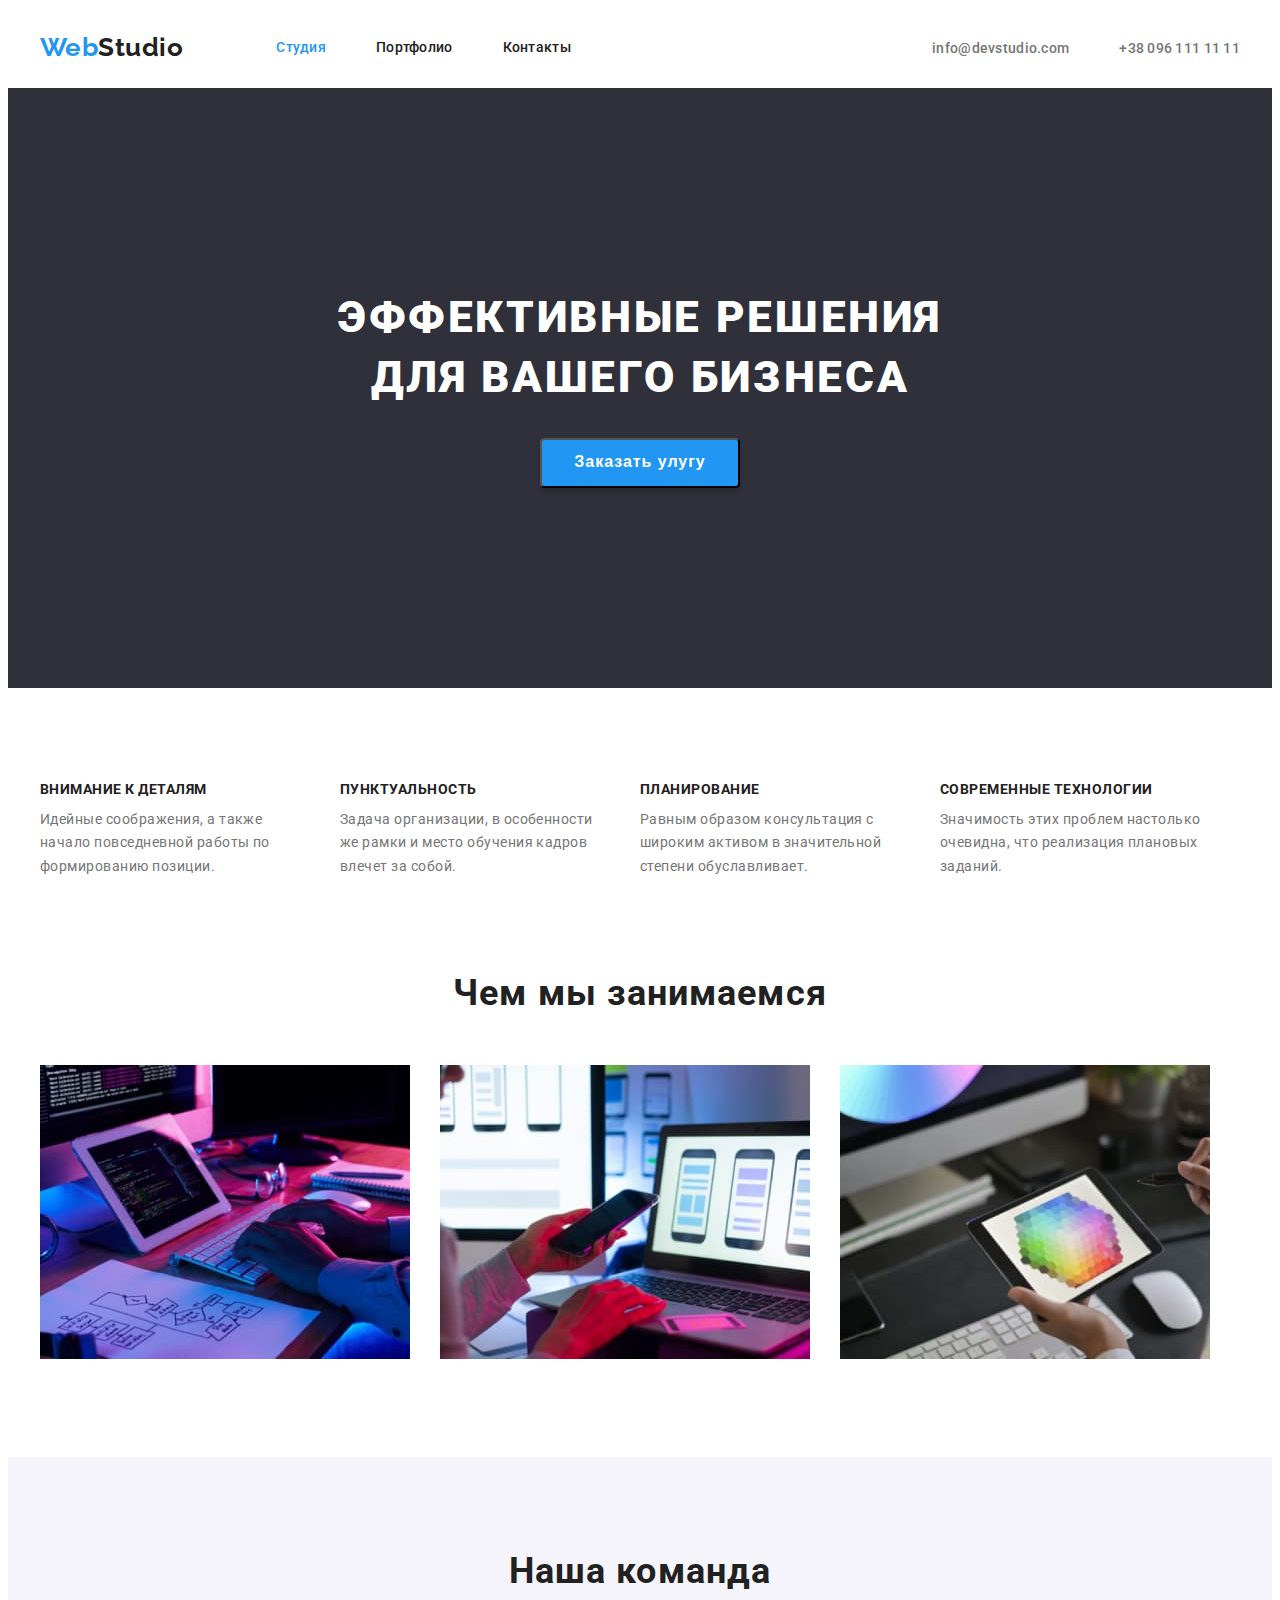
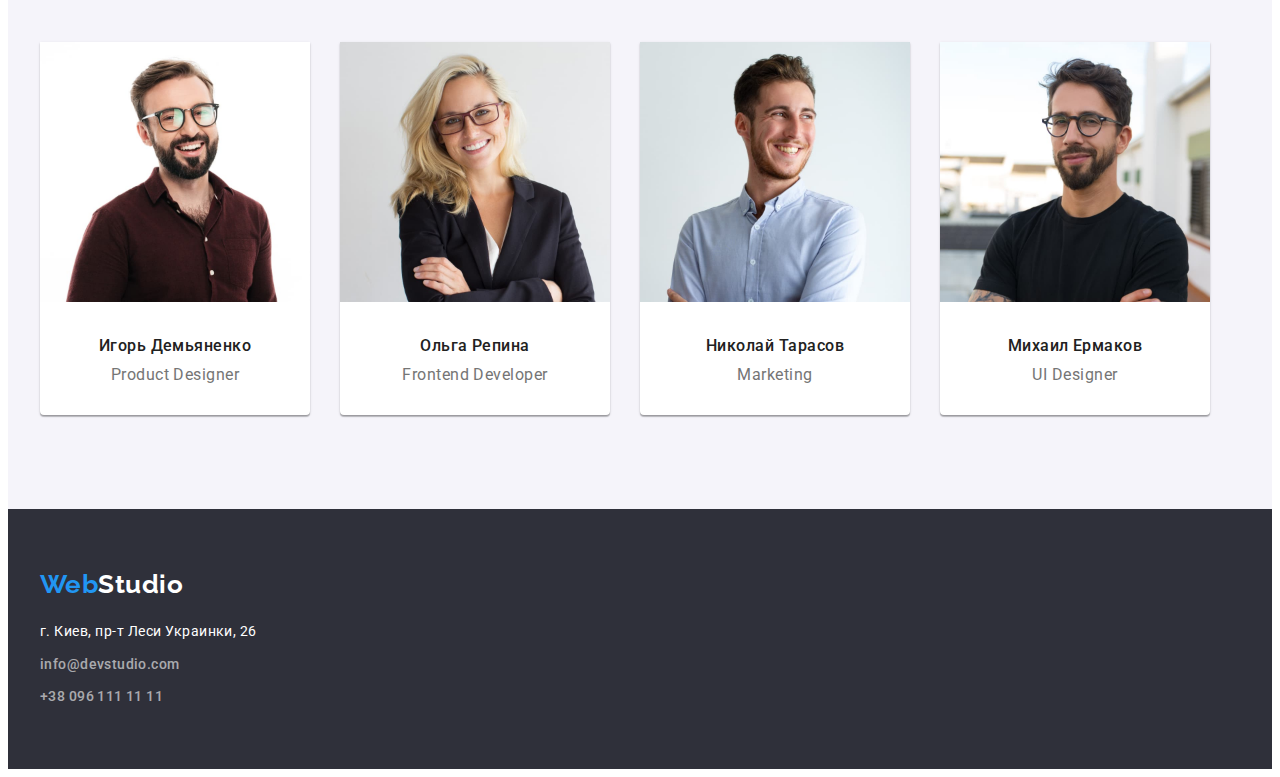
<file: index.html>
<!DOCTYPE html>
<html lang="ru">
<head>
    <meta charset="UTF-8">
    <meta http-equiv="X-UA-Compatible" content="IE=edge">
    <meta name="viewport" content="width=device-width, initial-scale=1.0">
    <link rel="preconnect" href="https://fonts.googleapis.com">
    <link rel="preconnect" href="https://fonts.gstatic.com" crossorigin>
    <link
        href="https://fonts.googleapis.com/css2?family=Montserrat:wght@400;700&family=Raleway:wght@700&family=Roboto:wght@400;500;700;900&display=swap"
        rel="stylesheet">
        <link rel="stylesheet" href="https://cdnjs.cloudflare.com/ajax/libs/modern-normalize/1.1.0/modern-normalize.min.css"
            integrity="sha512-wpPYUAdjBVSE4KJnH1VR1HeZfpl1ub8YT/NKx4PuQ5NmX2tKuGu6U/JRp5y+Y8XG2tV+wKQpNHVUX03MfMFn9Q=="
            crossorigin="anonymous" referrerpolicy="no-referrer" />
    <link rel="stylesheet" href="./css/styles.css">
    <title>index.html</title>
</head>
<body>
    <header>
    <section>
        <div class="container page-header">
    <a class="logo" href="">Web<span class="logo-color-top">Studio</span></a>
    <nav>
         <ul class="site-nav list-style">
            <li class="item"><a href="" class="link accent">Студия</a></li>
            <li class="item"><a href="./portfolio.html" class="link">Портфолио</a></li>
            <li class="item"><a href="" class="link">Контакты</a></li>
         </ul>
    </nav>
        <ul class="contacts-style list-style">
            <li class="item"><a href="mailto:info@devstudio.com" class="contacts accent">info@devstudio.com</a></li>
            <li class="item"><a href="tel:+380961111111" class="contacts accent">+38 096 111 11 11</a></li>  
        </ul>
        </div>
        </section>
    </header>
    <main>
        <section class="hero">
            <div class="container">
            <h1 class="main-header"> Эффективные решения для вашего бизнеса</h1>
            <button type="button" class="main-button">Заказать улугу</button>
            </div>
        </section>
        <!--Особенности-->
        <section class="features">
            <div class="container">
            <ul class="list-style">
                <li class="item">
                    <h3 class="tittle">Внимание к деталям</h3>
                    <p class="text">Идейные соображения, а также начало повседневной работы по формированию позиции.</p>
              </li>
                <li class="item">
                    <h3 class="tittle">Пунктуальность</h3>
                    <p class="text">Задача организации, в особенности же рамки и место обучения кадров влечет за собой.</p>
                </li>
                <li class="item">
                    <h3 class="tittle">Планирование</h3>
                    <p class="text">Равным образом консультация с широким активом в значительной степени обуславливает.</p>
                </li>
                <li class="item">
                    <h3 class="tittle">Современные технологии</h3>
                    <p class="text">Значимость этих проблем настолько очевидна, что реализация плановых заданий.</p>
                </li>
            </ul>  
        </div>
        </section>
        <section class="our-work">
        <div class="container">
            <h2 class="work-tittle">Чем мы занимаемся</h2>
            <ul class=" work">
                <li class="item"><img src="./images/img.jpg" alt="Програмирование" width="370"></li>
                <li class="item"><img src="./images/img1.jpg" alt="Разработка" width="370"></li>
                <li class="item"><img src="./images/img2.jpg" alt="Дизайн" width="370"></li>
            </ul>
        </div>
        </section>
      
        <section class="team">
            <div class="container">
            <h2 class="team-header">Наша команда</h2>
            <ul class="team-box">
                <li class="item">
                    <img src="./images/img3.jpg" alt="фото члена команды" width="270">
                <div class="description">
                    <h3 class="tittle">Игорь Демьяненко</h3>
                    <p lang="en" class="text">Product Designer</p>
                </div>
                </li>
                <li class="item">
                    <img src="./images/img4.jpg" alt="фото члена команды" width="270">
                <div class="description">
                    <h3 class="tittle">Ольга Репина</h3>
                    <p lang="en" class="text">Frontend Developer</p>
                </div>
                </li>
                <li class="item">
                    <img src="./images/img5.jpg" alt="фото члена команды" width="270">
                <div class="description">
                    <h3 class="tittle">Николай Тарасов</h3>
                    <p lang="en" class="text">Marketing</p>
                </div>
                </li>
                <li class="item">
                    <img src="./images/img6.jpg" alt="фото члена команды" width="270">
                <div class="description">
                    <h3 class="tittle">Михаил Ермаков</h3>
                    <p lang="en" class="text">UI Designer</p>
                </div>
                </li>
            </ul>
                </div>
        </section>
    </main>
    <footer class="footer"> 
        <div class="container box">
        <a href="" class="logo">Web<span class="logo-color-footer">Studio</span></a>
        <address class="box-style">
            <span class="adress"> г. Киев, пр-т Леси Украинки, 26</span>
            <a href="mailto:info@devstudio.com" class="mail contacts">info@devstudio.com</a>
            <a href="tel:+380961111111" class="contacts">+38 096 111 11 11</a>
        </address>
        </div>
    </footer>
</body>
</html>
</file>
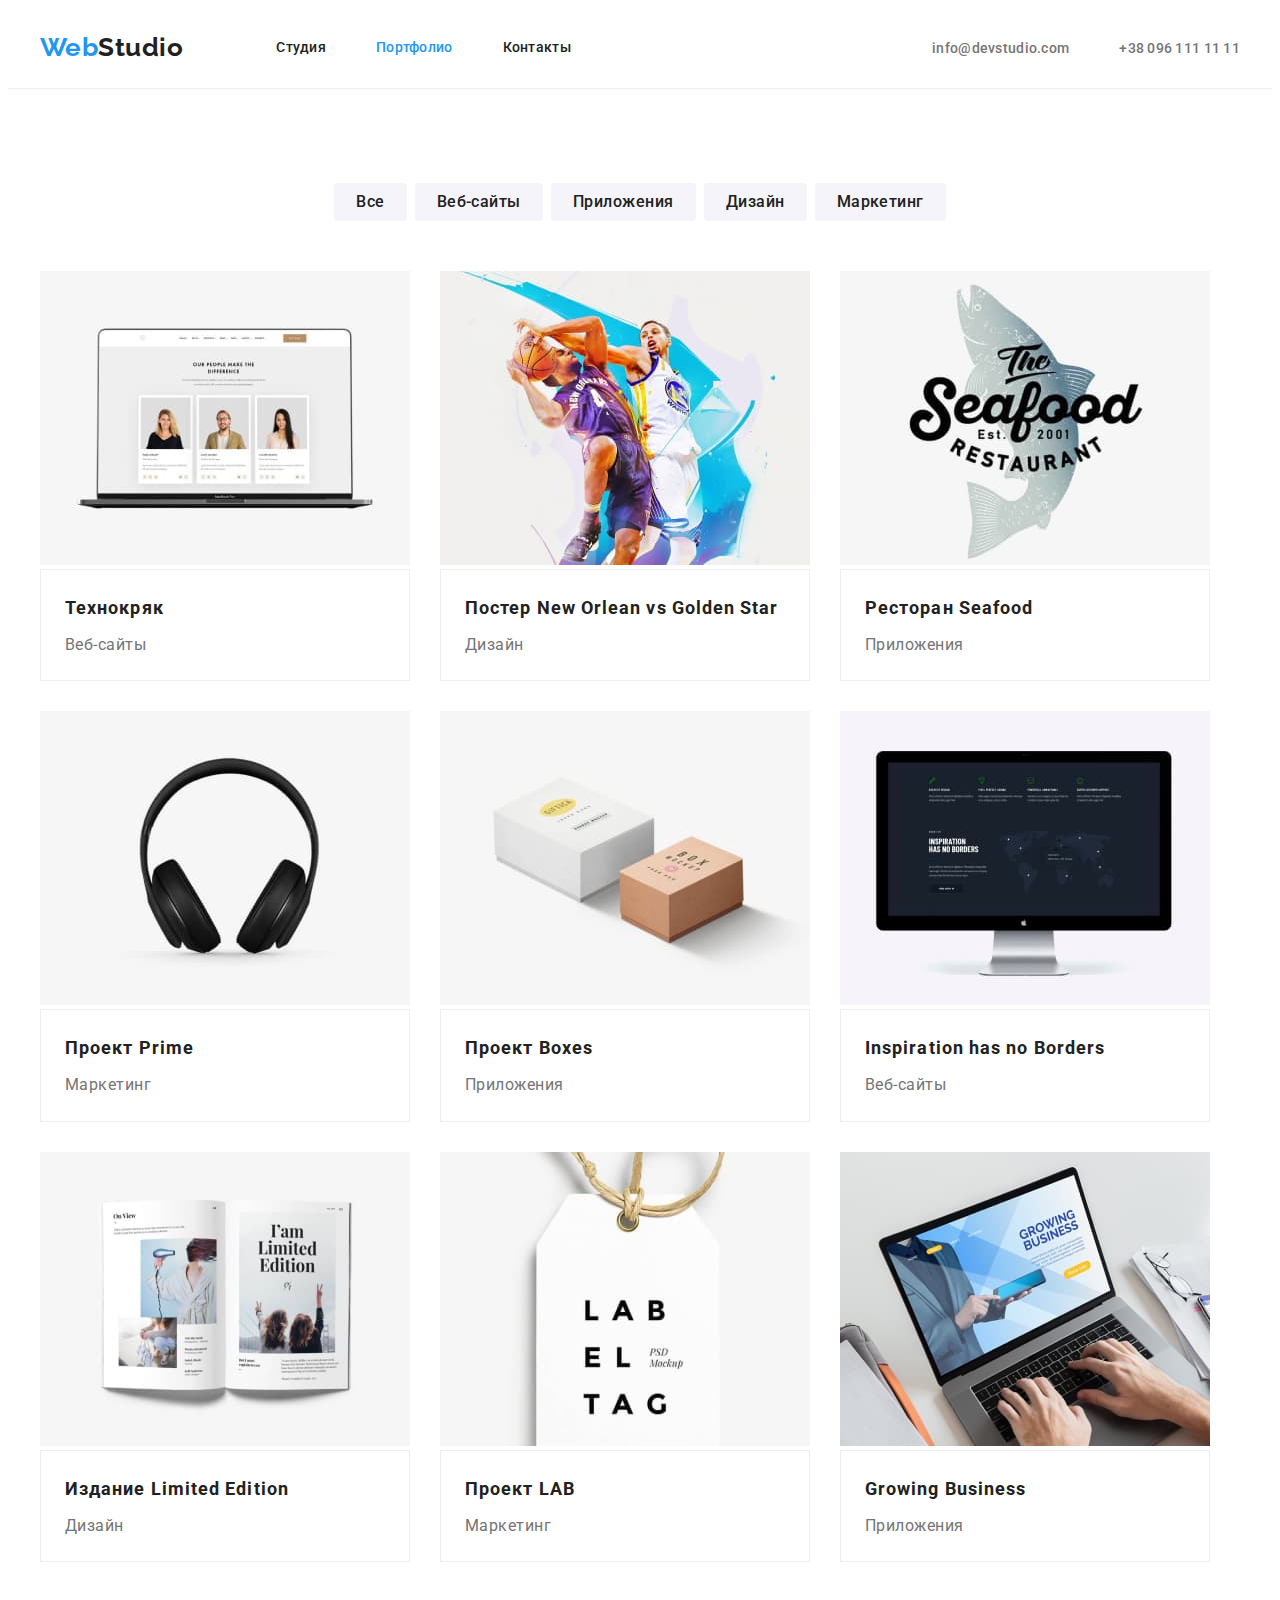
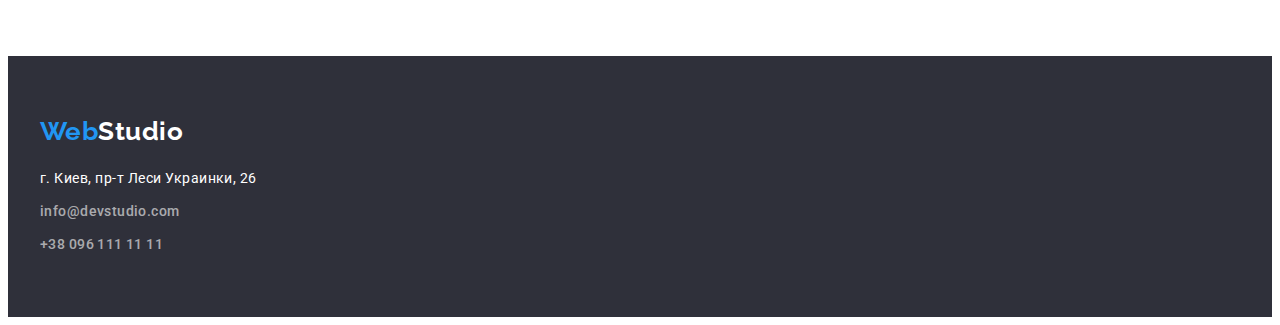
<file: portfolio.html>
<!DOCTYPE html>
<html lang="ru">

<head>
    <meta charset="UTF-8">
    <meta http-equiv="X-UA-Compatible" content="IE=edge">
    <meta name="viewport" content="width=device-width, initial-scale=1.0">
    <link rel="preconnect" href="https://fonts.googleapis.com">
    <link rel="preconnect" href="https://fonts.gstatic.com" crossorigin>
    <link
        href="https://fonts.googleapis.com/css2?family=Montserrat:wght@400;700&family=Raleway:wght@700&family=Roboto:wght@400;500;700;900&display=swap"
        rel="stylesheet">
                <link rel="stylesheet" href="https://cdnjs.cloudflare.com/ajax/libs/modern-normalize/1.1.0/modern-normalize.min.css"
                    integrity="sha512-wpPYUAdjBVSE4KJnH1VR1HeZfpl1ub8YT/NKx4PuQ5NmX2tKuGu6U/JRp5y+Y8XG2tV+wKQpNHVUX03MfMFn9Q=="
                    crossorigin="anonymous" referrerpolicy="no-referrer" />
    <link rel="stylesheet" href="./css/styles.css">
    <title>index.html</title>
</head>
<body>
<header class="header-border">
        <section>
            <div class="container page-header">
            <a class="logo" href="">Web<span class="logo-color-top">Studio</span></a>
            <nav>
                <ul class="site-nav list-style">
                    <li class="item"><a href="./index.html" class="link ">Студия</a></li>
                    <li class="item"><a href="" class="link accent">Портфолио</a></li>
                    <li class="item"><a href="" class="link">Контакты</a></li>
                </ul>
            </nav>
            <ul class="contacts-style list-style">
                <li class="item"><a href="mailto:info@devstudio.com" class="contacts accent">info@devstudio.com</a></li>
                <li class="item"><a href="tel:+380961111111" class="contacts accent">+38 096 111 11 11</a></li>
            </ul>
            </div>
        </section>
</header>
    <main>
      <section class="main-section">
    <div class="container">
        <ul class="button list-style">
          <li class="item"><button type="button" class="nav">Все</button></li>
          <li class="item"><button type="button" class="nav">Веб-сайты</button></li>
          <li class="item"><button type="button" class="nav">Приложения</button></li>
          <li class="item"><button type="button" class="nav">Дизайн</button></li>
          <li class="item"><button type="button" class="nav">Маркетинг</button></li>
         </ul>
    </div>
    <div class="container">
      <ul class="portfolio-nav list-style">
          <li class="style"> 
              <img src="./images/img7.jpg" alt="" width="370">
            <div class="item">
              <h2 class="tittle">Технокряк</h2>
              <p class="categories">Веб-сайты</p>
            </div>
        </li>
          <li class="style">
              <img src="./images/img8.jpg" alt="" width="370">
              <div class="item">
              <h2 class="tittle">Постер New Orlean vs Golden Star</h2>
              <p class="categories">Дизайн</p>
            </div>
        </li>
          <li class="style">
              <img src="./images/img9.jpg" alt="" width="370">
              <div class="item">
              <h2 class="tittle">Ресторан Seafood</h2>
              <p class="categories">Приложения</p>
            </div>
        </li>
          <li class="style">
              <img src="./images/img10.jpg" alt="" width="370">
              <div class="item">
              <h2 class="tittle">Проект Prime</h2>
              <p class="categories">Маркетинг</p>
            </div>
          <li class="style">
              <img src="./images/img11.jpg" alt="" width="370">
              <div class="item">
              <h2 class="tittle">Проект Boxes</h2>
              <p class="categories">Приложения</p>
            </div>
        </li>
          <li class="style">
              <img src="./images/img12.jpg" alt="" width="370">
              <div class="item">
              <h2 class="tittle">Inspiration has no Borders</h2>
              <p class="categories">Веб-сайты</p>
            </div>
        </li>
          <li class="style">
              <img src="./images/img13.jpg" alt="" width="370">
              <div class="item">
              <h2 class="tittle">Издание Limited Edition</h2>
              <p class="categories">Дизайн</p>
            </div>
        </li>
          <li class="style">
              <img src="./images/img14.jpg" alt="" width="370">
              <div class="item">
              <h2 class="tittle">Проект LAB</h2>
              <p class="categories">Маркетинг</p>
            </div>
        </li>
          <li class="style">
            <img src="./images/img15.jpg" alt="" width="370">
              <div class="item">
              <h2 class="tittle">Growing Business</h2>
              <p class="categories">Приложения</p>
            </div>
        </li>
      </ul>
    </div>
    </section>
    </main>
    <footer class="footer"> 
        <div class="container box">
        <a href="" class="logo">Web<span class="logo-color-footer">Studio</span></a>
        <address class="box-style">
            <span class="adress"> г. Киев, пр-т Леси Украинки, 26</span>
            <a href="mailto:info@devstudio.com" class="mail contacts">info@devstudio.com</a>
            <a href="tel:+380961111111" class="contacts">+38 096 111 11 11</a>
        </address>
        </div>
    </footer>
</body>

</html>
</file>
<file: css/styles.css>
:root {
     --main-color-text: #212121;
     --accent-color-text: #2196F3;
     --secondary-color-text: #757575;
     --additional-color: #ffffff;
     --background-color: #2F303A ;
 }

body {
    background-color: var(--additional-color);
    color: var(--main-color-text) ;
    font-family: Roboto, sans-serif;
    letter-spacing: 0.03em;
}
h1,
h2,
h3,
h4,
h5,
h6,
p,
ul {
    margin-top: 0;
    margin-bottom: 0;
}
.container {
    width: 1200px;
    padding-left: 15px;
    padding-right: 15px;
    margin-left: auto;
    margin-right: auto;
}
/* header */
.page-header {
    display: flex;
    align-items: center;
}
.logo {
    text-decoration: none;
    font-family: Raleway, cursive;
    font-weight: 700;
    font-size: 26px;
    line-height: 1.2;
    color: var(--accent-color-text)
}
.logo-color-top{
    color: var(--main-color-text);
}
.logo-color-footer {
    color: var(--additional-color);
}
.contacts{
    font-weight: 500;
    font-size: 14px;
    line-height: 16px;
    letter-spacing: 0.02em;
    color: var(--secondary-color-text);
    text-decoration: none;
}
.contacts-style {
    display:flex;
    margin-left: auto;
}
.contacts-style .item + .item {
   margin-left: 50px;
}
.contacts.accent:hover,
.contacts.accent:focus {
    color:var(--accent-color-text);
}
.hero {
    background-color: var(--background-color);
    text-align: center;
    padding-top: 200px;
    padding-bottom: 200px;

}
.main-header {
    align-items:center;
    width: 696px;
    font-weight: 900;
    font-size: 44px;
    line-height: 1.36;
    letter-spacing: 0.06em;
    text-transform: uppercase;  
    color: var(--additional-color);
    margin-left: auto;
    margin-right: auto;
    
}
.main-button{
    font-weight: 700;
    font-size: 16px;
    line-height: 1.18;   
    letter-spacing: 0.06em;
    background: var(--accent-color-text);
    color: var(--additional-color);
    width: 200px;
    height: 50px;
    left: 700px;
    top: 430px;
    box-shadow: 0px 4px 4px rgba(0, 0, 0, 0.15);
    border-radius: 4px;
    margin-top: 30px;
   

}
.site-nav {
    display: flex;
    margin-left: 93px;
}
.list-style {
    list-style-type: none;
    padding-left: 0;

}
.site-nav .item:not(:last-child) {
    margin-right: 50px;
}
.site-nav .link {
    display: block;
    padding-top: 32px;
    padding-bottom:32px;

    font-weight: 500;
    font-size: 14px;
    line-height: 1.14;
    letter-spacing: 0.02em;
    text-decoration: none;
    list-style-type: none;
    color: var(--main-color-text);
}
.site-nav .link:hover,
.site-nav .link:focus {
    color: var(--accent-color-text);
}
.site-nav .accent {
    color:var(--accent-color-text);
}
.features {
    padding-top: 94px;
    padding-bottom: 94px;
}
.features .list-style{
    display: flex;
}
.features .tittle {
    font-weight: 700;
    font-size: 14px;
    line-height: 1.14;
    color: var(--main-color-text); 
    text-transform: uppercase;
    margin-bottom: 10px;
}
.features .text {
    font-size: 14px;
    line-height: 1.7;
    color: var(--secondary-color-text);
}
.features .item {
    width: 270px;
    margin-right: 30px;
}
.features .item:last-child{
margin-right: 0;
}
/* work */
.our-work {
    padding-bottom: 94px;
}
.work {
    display: flex;
    list-style-type: none;
    padding-left: 0;
}
.team {
    background: #F5F4FA;
        padding-bottom: 94px;
        padding-top: 94px;
}
.work-tittle {
    font-weight: 700;
    font-size: 36px;
    line-height: 1.16;
    letter-spacing: 0.03em;
    color:var(--main-color-text);
    text-align: center;
    margin-bottom: 50px;
}
.work .item + .item {
    margin-left: 30px;
}
.team-header {
    font-weight: 700;
    font-size: 36px;
    line-height: 1.16;
    letter-spacing: 0.03em;
    text-align: center;
    margin-bottom: 50px;

    
    color: var(--main-color-text);
}
.team-box {
    display: flex;
    list-style-type: none;
    padding-left: 0;
}
.team .item {
    box-shadow: 0px 1px 3px rgba(0, 0, 0, 0.12),
    0px 1px 1px rgba(0, 0, 0, 0.14),
    0px 2px 1px rgba(0, 0, 0, 0.2);
    border-radius: 0px 0px 4px 4px;
    background-color: var(--additional-color);
}
.team-box .item + .item {
    margin-left: 30px;
}
.team .tittle {
    font-weight: 500;
    font-size: 16px;
    line-height: 1.19;
    letter-spacing: 0.03em;
    color: var(--main-color-text);
    margin-bottom: 10px;
}
.team .text {
    font-weight: 400;
    font-size: 16px;
    line-height: 1.19;
    color: var(--secondary-color-text)
}
.team .description {
    display: block;
    text-align: center;
    padding-top: 30px;
    padding-bottom: 30px ;
    
}
.footer {
    background-color: var(--background-color);
    display: flex;
} 
.footer .box {
    display: flex;
    flex-direction: column;
    padding-top: 60px;
    padding-bottom: 60px;
}
.footer .logo {
    margin-bottom: 20px;
}
.footer .box-style {
    display: flex;
    flex-direction: column;

}
.footer .adress {
    font-size: 14px;
    line-height: 1.7;
    color: var(--additional-color);
    font-style: normal;
    margin-bottom: 9px;
    
}
.footer .contacts {
    font-size: 14px;
    line-height: 1.7;
    color: rgba(255, 255, 255, 0.6);
    letter-spacing: 0.03em;
    font-style: normal;
}
.footer .contacts + .contacts{
    margin-top: 9px;
}
/* portfolio main contant */
.header-border{
    border-style: solid;
    border-width: 0 0 1px 0;
    border-color: #ececec;
}
.portfolio-nav {
    display: flex;
    flex-wrap: wrap;
}
.portfolio-nav .categories {
    color: var(--secondary-color-text) ;
    font-size: 16px;
    line-height: 1.9;
    
}
.portfolio-nav .tittle {
    font-size: 18px;
    line-height: 2.0;
    letter-spacing: 0.06em;
    color: var(--main-color-text);
    margin-bottom: 4px;
    
}
.main-section{
    padding-top: 94px;
    padding-bottom: 94px ;
}
.portfolio-nav .item {
    display: block;
    border-style: solid;
    border-width: 1px;
    border-color: #eeeeee;
    padding: 20px 24px ;
}
.portfolio-nav .style{
    margin-right: 30px;
    margin-bottom: 30px;
}
.portfolio-nav .style:nth-child(3n){
    margin-right: 0;
}
.portfolio-nav .style:nth-last-child(-n + 3) {
    margin-bottom: 0;
}
/* buttons header */
.button {
    display: flex;
    justify-content: center;
    margin-bottom: 50px;
}
.button .item + .item {
    margin-left: 8px;
}
.button .nav {
    font-size: 16px;
    line-height: 1.62;
    color: var(--main-color-text);
    font-weight: 500;
    cursor: pointer;
    font-family: 'Roboto';
    text-align: center;
    letter-spacing: 0.03em;
    border-style: solid;
    border-width: 0;
    border-radius:4px ;
    padding: 6px 22px;
    color: var(--main-color-text);
    background-color: #F5F4FA;
}

.nav:focus,
.nav:hover {
    color: var(--additional-color);
    background-color: var(--accent-color-text);
}
</file>
